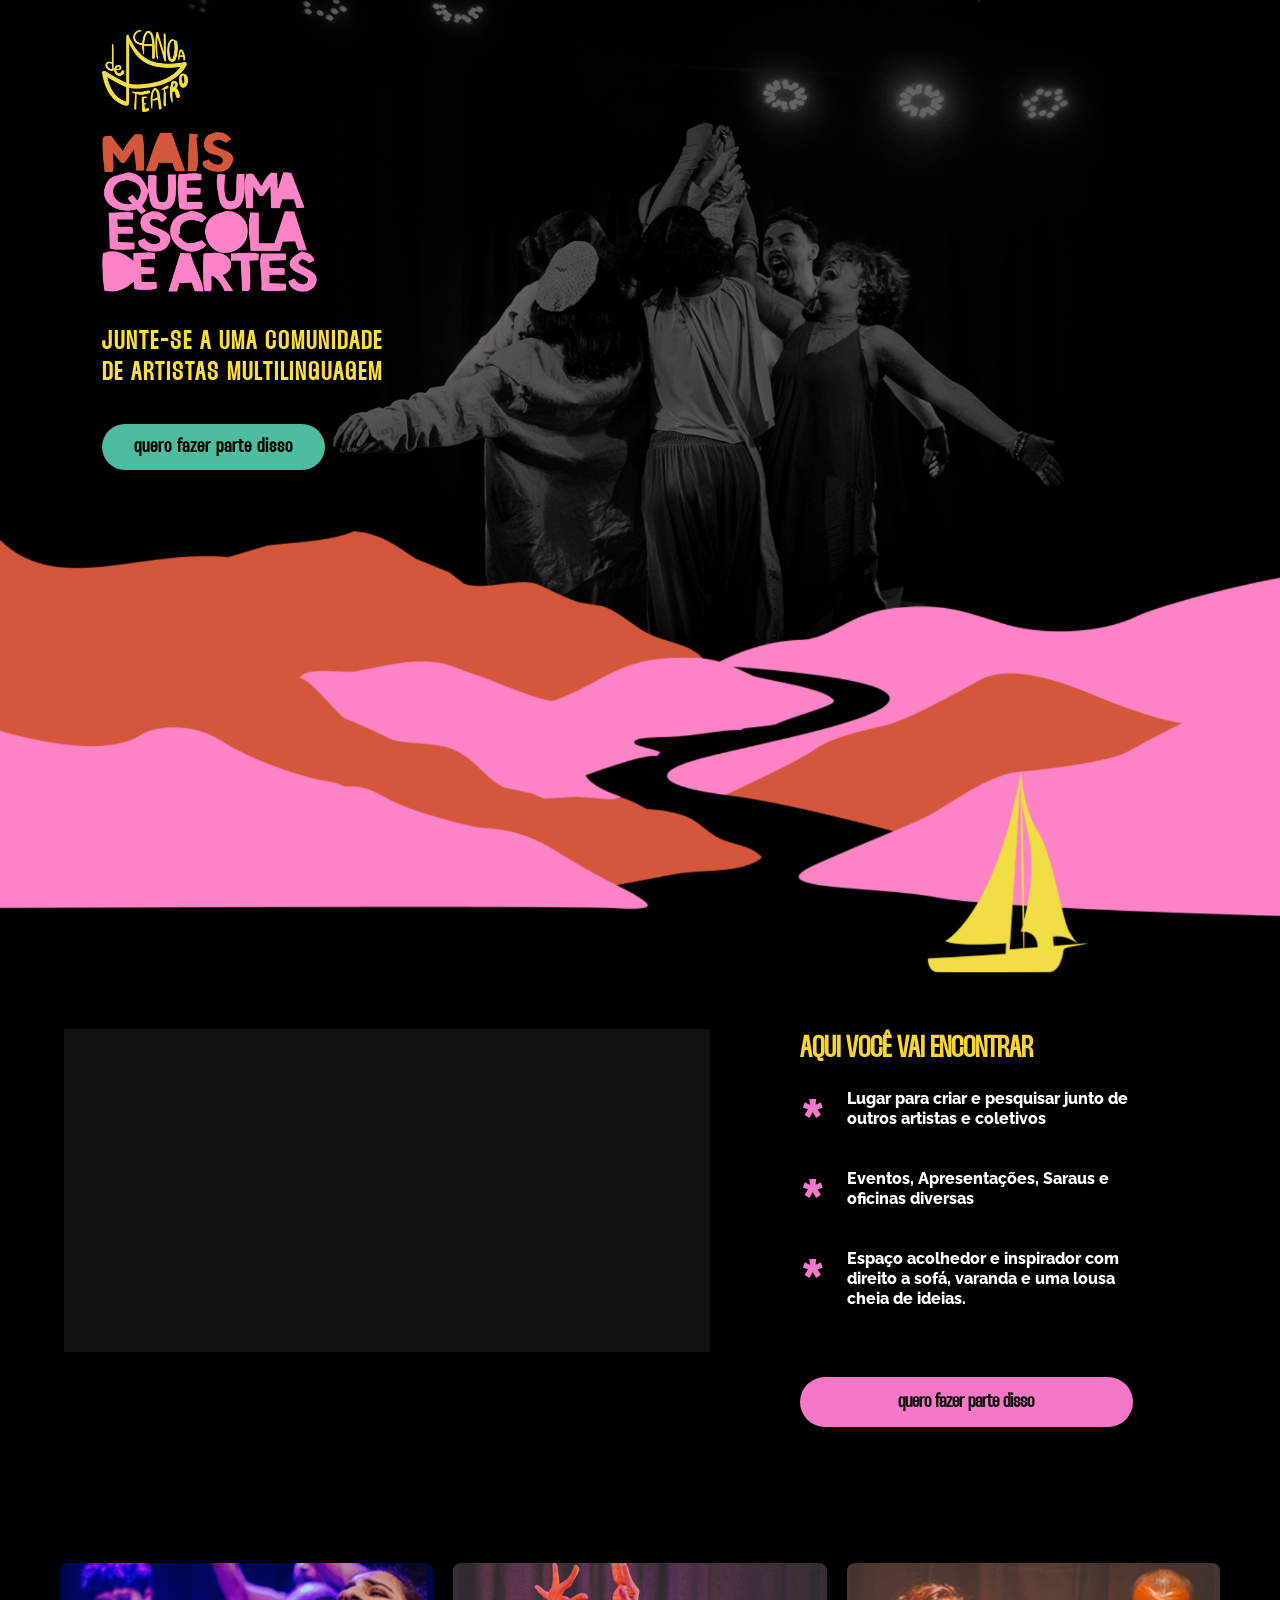
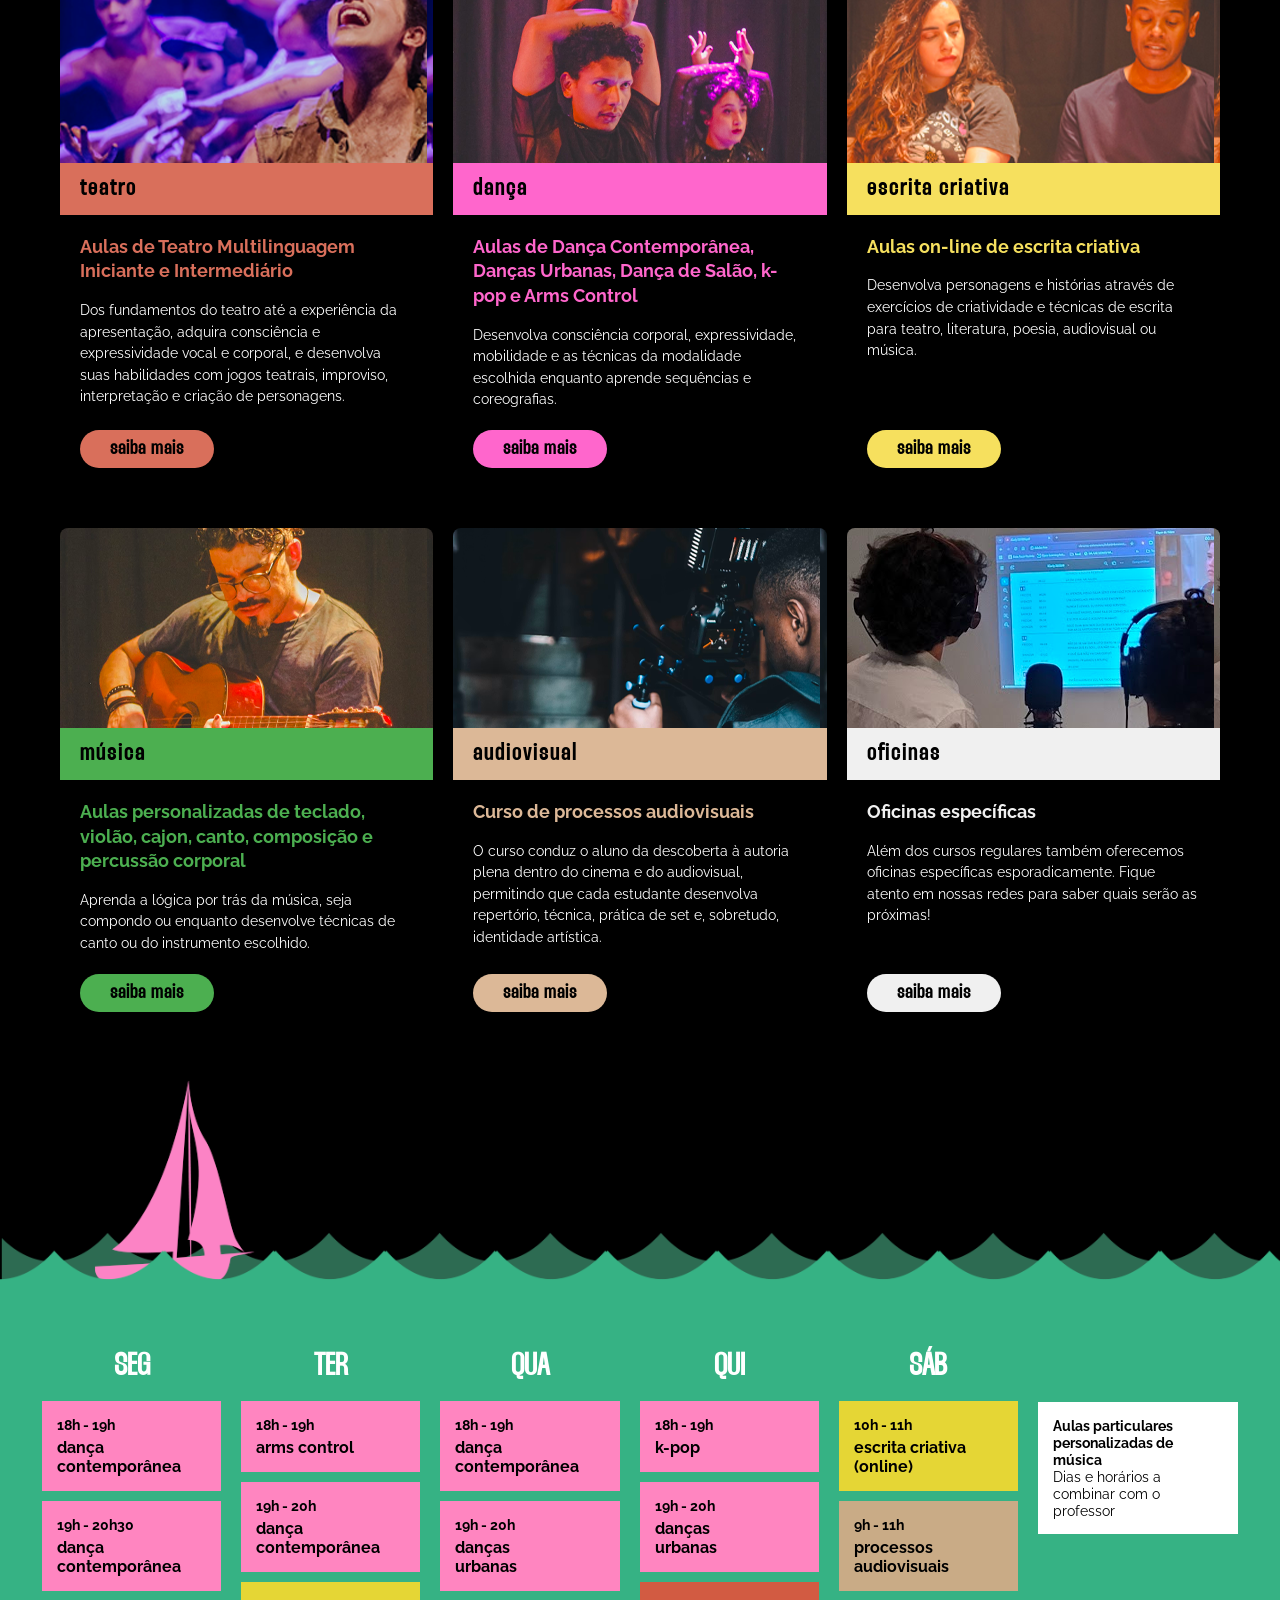
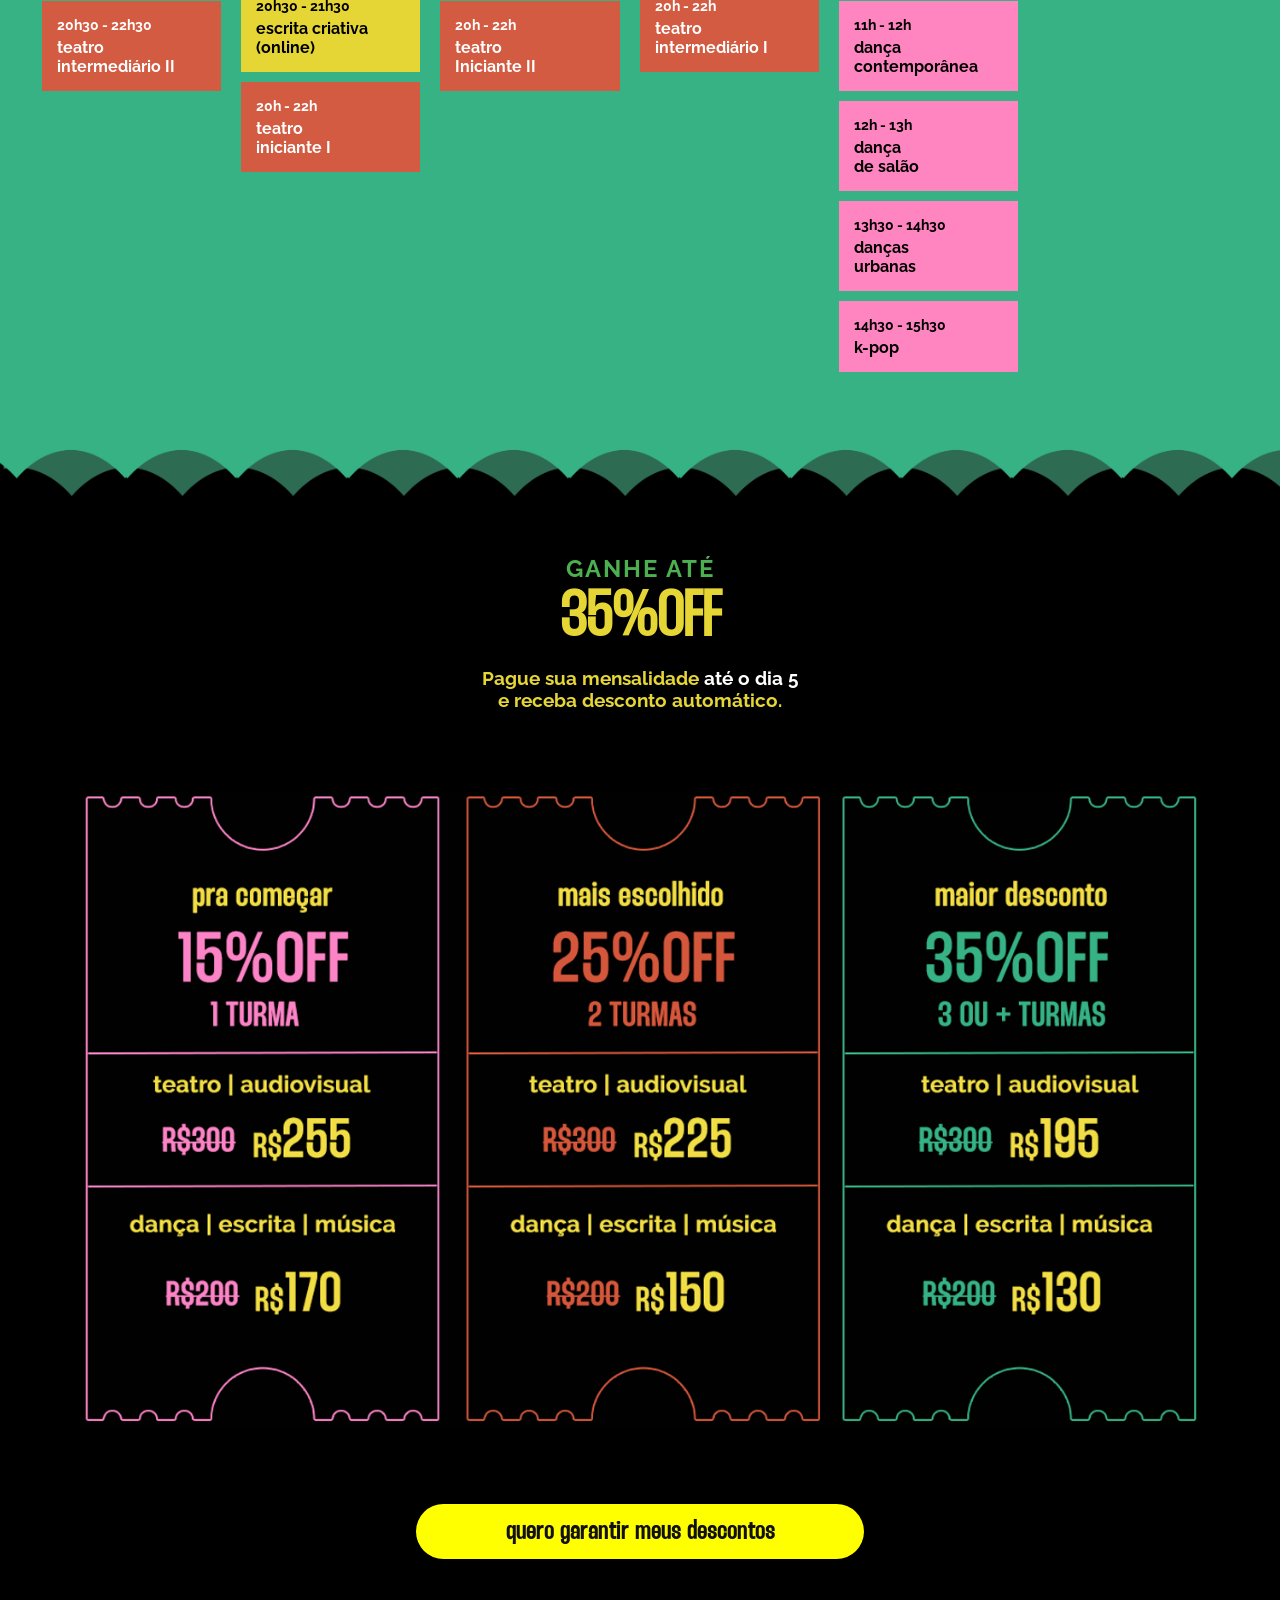
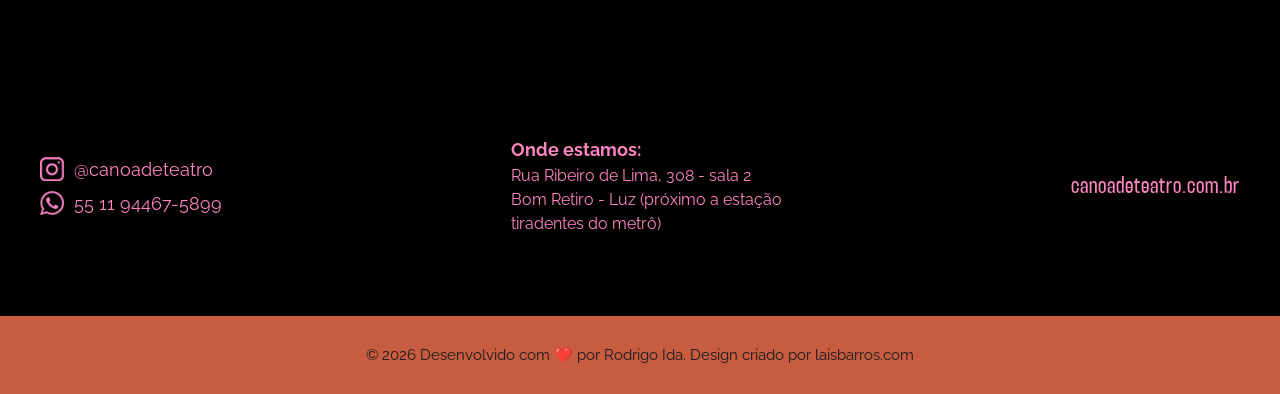
<file: index.html>
<!DOCTYPE html>
<html lang="pt-BR">

<head>

    <meta charset="UTF-8">
    <meta name="viewport" content="width=device-width, initial-scale=1.0">

    <title>Canoa Teatro</title>

    <meta name="description" content="Canoa Teatro">


    <link rel="preconnect" href="https://fonts.googleapis.com">
<link rel="preconnect" href="https://fonts.gstatic.com" crossorigin>
<link href="https://fonts.googleapis.com/css2?family=Raleway:ital,wght@0,100..900;1,100..900&display=swap" rel="stylesheet">

     <link rel="stylesheet" href="css/reset.css">
     <link rel="stylesheet" href="css/styles22.css">
     <link rel="stylesheet" href="css/style-mobile.css">


<!-- Meta Pixel Code -->
<script>
!function(f,b,e,v,n,t,s)
{if(f.fbq)return;n=f.fbq=function(){n.callMethod?
n.callMethod.apply(n,arguments):n.queue.push(arguments)};
if(!f._fbq)f._fbq=n;n.push=n;n.loaded=!0;n.version='2.0';
n.queue=[];t=b.createElement(e);t.async=!0;
t.src=v;s=b.getElementsByTagName(e)[0];
s.parentNode.insertBefore(t,s)}(window, document,'script',
'https://connect.facebook.net/en_US/fbevents.js');
fbq('init', '2363822880630010');
fbq('track', 'PageView');
</script>
<noscript><img height="1" width="1" style="display:none"
src="https://www.facebook.com/tr?id=2363822880630010&ev=PageView&noscript=1"
/></noscript>

<script>
  document.addEventListener('DOMContentLoaded', function () {
    // Pega todos os links/botões que apontam para o WhatsApp
    var whatsappLinks = document.querySelectorAll(
      'a[href*="wa.me"], a[href*="api.whatsapp.com"], a[href*="whatsapp.com/send"], a[href^="whatsapp:"]'
    );
    whatsappLinks.forEach(function (link) {
      link.addEventListener('click', function () {
        if (typeof fbq === 'function') {
          fbq('track', 'Lead');   // dispara o evento Lead no clique do WhatsApp
        }
      });
    });
  });
</script>
<!-- End Meta Pixel Code -->

</head>

<body>


<section class="hero-section">

  <img src="./assets/images/topo1.png" alt="Topo" class="bg-photo-topo" >
  <img src="./assets/images/topo-mobile2.png" alt="Topo" class="bg-photo-topo-mobile" >
    <div class="content-container">
      <img src="./assets/images/logo.png" alt="Logo Canoa Teatro" class="logo-placeholder" ">

      <div class="text-wrapper" ">
        <img src="./assets/images/maisque.png" />
        
        <p class="subtitle">
          JUNTE-SE A UMA COMUNIDADE<br>
          DE ARTISTAS MULTILINGUAGEM
        </p>

        <a href="https://api.whatsapp.com/send/?phone=5511944675899&text=Ol%C3%A1%2C+gostaria+de+saber+mais+sobre+os+cursos%21&type=phone_number&app_absent=0" class="cta-button">quero fazer parte disso</a>
      </div>
    </div>

    <img src="./assets/images/montanhas-e-barco.png" alt="Ondas e Barco" 
    class="bottom-artwork-placeholder" style="display: none">
  </section>

<section class="community">
    <div class="community-container">

        <div class="community-video">
            <iframe
        src="https://www.youtube.com/embed/k1KLPpbXIPQ"
        title="Vídeo"
        allow="accelerometer; autoplay; clipboard-write; encrypted-media; gyroscope; picture-in-picture"
        allowfullscreen>
    </iframe>
        </div>

        <div class="community-content">

            <h2>AQUI VOCÊ VAI ENCONTRAR</h2>

            <div class="community-list">

                <div class="community-item">
                    <div class="icon">*</div>
                    <p>
                        Lugar para criar e pesquisar
                        junto de outros artistas e
                        coletivos
                    </p>
                </div>

                <div class="community-item">
                    <div class="icon">*</div>
                    <p>
                        Eventos, Apresentações, Saraus
                        e oficinas diversas
                    </p>
                </div>

                <div class="community-item">
                    <div class="icon">*</div>
                    <p>
                        Espaço acolhedor e inspirador
                        com direito a sofá, varanda e
                        uma lousa cheia de ideias.
                    </p>
                </div>

            </div>

            <a href="https://api.whatsapp.com/send/?phone=5511944675899&text=Ol%C3%A1%2C+gostaria+de+saber+mais+sobre+os+cursos%21&type=phone_number&app_absent=0" class="community-btn">
                quero fazer parte disso
            </a>

        </div>

    </div>
</section>


<section class="mobile-courses-section">
  
  <h2 class="mobile-courses-title">NOSSOS CURSOS</h2>
  
  <div class="mobile-carousel-dots">
    <span class="dot active"></span>
    <span class="dot"></span>
    <span class="dot"></span>
    <span class="dot"></span>
    <span class="dot"></span>
    <span class="dot"></span>
  </div>

  <div class="mobile-carousel-container">
    
    <div class="mobile-course-card">
      <div class="mobile-course-img course__img-theater"></div>
      <div class="mobile-course-category category-orange">teatro</div>
      <div class="mobile-course-content">
        <h3 class="mobile-course-name title-orange">Aulas de Teatro Multilinguagem Iniciante e Intermediário</h3>
        <p class="mobile-course-desc">Dos fundamentos do teatro até a experiência da apresentação, adquira consciência e expressividade vocal e corporal, e desenvolva suas habilidades com jogos teatrais, improviso, interpretação e criação de personagens.</p>
        <a href="https://api.whatsapp.com/send/?phone=5511944675899&text=Ol%C3%A1%2C+gostaria+de+saber+mais+sobre+os+cursos%21&type=phone_number&app_absent=0" class="mobile-course-btn btn-orange">saiba mais</a>
      </div>
    </div>

    <div class="mobile-course-card">
      <div class="mobile-course-img course__img-dance"></div>
      <div class="mobile-course-category category-pink">dança</div>
      <div class="mobile-course-content">
        <h3 class="mobile-course-name title-pink">Aulas de Dança Contemporânea, Danças Urbanas, Dança de Salão, k-pop e Arms Control</h3>
        <p class="mobile-course-desc">Desenvolva consciência corporal, expressividade, mobilidade e as técnicas da modalidade escolhida enquanto aprende sequências e coreografias.</p>
        <a href="https://api.whatsapp.com/send/?phone=5511944675899&text=Ol%C3%A1%2C+gostaria+de+saber+mais+sobre+os+cursos%21&type=phone_number&app_absent=0" class="mobile-course-btn btn-pink">saiba mais</a>
      </div>
    </div>

    <div class="mobile-course-card">
      <div class="mobile-course-img course__img-writing"></div>
      <div class="mobile-course-category category-yellow">escrita criativa</div>
      <div class="mobile-course-content">
        <h3 class="mobile-course-name title-yellow">Aulas on-line de escrita criativa</h3>
        <p class="mobile-course-desc">Desenvolva personagens e histórias através de exercícios de criatividade e técnicas de escrita para teatro, literatura, poesia, audiovisual ou música.</p>
        <a href="https://api.whatsapp.com/send/?phone=5511944675899&text=Ol%C3%A1%2C+gostaria+de+saber+mais+sobre+os+cursos%21&type=phone_number&app_absent=0" class="mobile-course-btn btn-yellow">saiba mais</a>
      </div>
    </div>

    <div class="mobile-course-card">
      <div class="mobile-course-img course__img-music"></div>
      <div class="mobile-course-category category-green">música</div>
      <div class="mobile-course-content">
        <h3 class="mobile-course-name title-green">Aulas personalizadas de teclado, violão, cajon, canto, composição e percussão corporal</h3>
        <p class="mobile-course-desc">Aprenda a lógica por trás da música, seja compondo ou enquanto desenvolve técnicas de canto ou do instrumento escolhido.</p>
        <a href="https://api.whatsapp.com/send/?phone=5511944675899&text=Ol%C3%A1%2C+gostaria+de+saber+mais+sobre+os+cursos%21&type=phone_number&app_absent=0" class="mobile-course-btn btn-green">saiba mais</a>
      </div>
    </div>

    <div class="mobile-course-card">
      <div class="mobile-course-img course__img-audiovisual"></div>
      <div class="mobile-course-category category-beige">audiovisual</div>
      <div class="mobile-course-content">
        <h3 class="mobile-course-name title-beige">Curso de processos audiovisuais</h3>
        <p class="mobile-course-desc">O curso conduz o aluno da descoberta à autoria plena dentro do cinema e do audiovisual, permitindo que cada estudante desenvolva repertório, técnica, prática de set e, sobretudo, identidade artística.</p>
        <a href="https://api.whatsapp.com/send/?phone=5511944675899&text=Ol%C3%A1%2C+gostaria+de+saber+mais+sobre+os+cursos%21&type=phone_number&app_absent=0" class="mobile-course-btn btn-beige">saiba mais</a>
      </div>
    </div>

    <div class="mobile-course-card">
      <div class="mobile-course-img course__img-oficinas"></div>
      <div class="mobile-course-category category-white">oficinas</div>
      <div class="mobile-course-content">
        <h3 class="mobile-course-name title-white">Oficinas específicas</h3>
        <p class="mobile-course-desc">Além dos cursos regulares também oferecemos oficinas específicas esporadicamente. Fique atento em nossas redes para saber quais serão as próximas!</p>
        <a href="https://api.whatsapp.com/send/?phone=5511944675899&text=Ol%C3%A1%2C+gostaria+de+saber+mais+sobre+os+cursos%21&type=phone_number&app_absent=0" class="mobile-course-btn btn-white">saiba mais</a>
      </div>
    </div>

  </div>
</section>


<div class="courses__container">
  <div class="courses__card courses__card-orange">
    <div class="courses__image-placeholder course__img-theater"></div>
    <div class="courses__category">teatro</div>
    <div class="courses__content">
      <div class="courses__title">Aulas de Teatro Multilinguagem Iniciante e Intermediário</div>
      <div class="courses__description">
        Dos fundamentos do teatro até a experiência da apresentação, adquira consciência e expressividade vocal e corporal, e desenvolva suas habilidades com jogos teatrais, improviso, interpretação e criação de personagens.
      </div>
      <a href="https://api.whatsapp.com/send/?phone=5511944675899&text=Ol%C3%A1%2C+gostaria+de+saber+mais+sobre+os+cursos%21&type=phone_number&app_absent=0" class="courses__button">saiba mais</a>
    </div>
  </div>

  <div class="courses__card courses__card-pink">
    <div class="courses__image-placeholder course__img-dance"></div>
    <div class="courses__category">dança</div>
    <div class="courses__content">
      <div class="courses__title">Aulas de Dança Contemporânea, Danças Urbanas, Dança de Salão, k-pop e Arms Control</div>
      <div class="courses__description">
        Desenvolva consciência corporal, expressividade, mobilidade e as técnicas da modalidade escolhida enquanto aprende sequências e coreografias.
      </div>
      <a href="https://api.whatsapp.com/send/?phone=5511944675899&text=Ol%C3%A1%2C+gostaria+de+saber+mais+sobre+os+cursos%21&type=phone_number&app_absent=0" class="courses__button">saiba mais</a>
    </div>
  </div>

  <div class="courses__card courses__card-yellow">
    <div class="courses__image-placeholder course__img-writing"></div>
    <div class="courses__category">escrita criativa</div>
    <div class="courses__content">
      <div class="courses__title">Aulas on-line de escrita criativa</div>
      <div class="courses__description">
        Desenvolva personagens e histórias através de exercícios de criatividade e técnicas de escrita para teatro, literatura, poesia, audiovisual ou música.
      </div>
      <a href="https://api.whatsapp.com/send/?phone=5511944675899&text=Ol%C3%A1%2C+gostaria+de+saber+mais+sobre+os+cursos%21&type=phone_number&app_absent=0" class="courses__button">saiba mais</a>
    </div>
  </div>
</div>


<div class="courses__container">
  <div class="courses__card courses__card-green">
    <div class="courses__image-placeholder course__img-music"></div>
    <div class="courses__category">música</div>
    <div class="courses__content">
      <div class="courses__title">Aulas personalizadas de teclado, violão, cajon, canto, composição e percussão corporal</div>
      <div class="courses__description">
        Aprenda a lógica por trás da música, seja compondo ou enquanto desenvolve técnicas de canto ou do instrumento escolhido.
      </div>
      <a href="https://api.whatsapp.com/send/?phone=5511944675899&text=Ol%C3%A1%2C+gostaria+de+saber+mais+sobre+os+cursos%21&type=phone_number&app_absent=0" class="courses__button">saiba mais</a>
    </div>
  </div>

  <div class="courses__card courses__card-beige">
    <div class="courses__image-placeholder course__img-audiovisual"></div>
    <div class="courses__category">audiovisual</div>
    <div class="courses__content">
      <div class="courses__title">Curso de processos audiovisuais</div>
      <div class="courses__description">
        O curso conduz o aluno da descoberta à autoria plena dentro do cinema e do audiovisual, permitindo que cada estudante desenvolva repertório, técnica, prática de set e, sobretudo, identidade artística.
      </div>
      <a href="https://api.whatsapp.com/send/?phone=5511944675899&text=Ol%C3%A1%2C+gostaria+de+saber+mais+sobre+os+cursos%21&type=phone_number&app_absent=0" class="courses__button">saiba mais</a>
    </div>
  </div>

  <div class="courses__card courses__card-white">
    <div class="courses__image-placeholder course__img-oficinas"></div>
    <div class="courses__category">oficinas</div>
    <div class="courses__content">
      <div class="courses__title">Oficinas específicas</div>
      <div class="courses__description">
        Além dos cursos regulares também oferecemos oficinas específicas esporadicamente. Fique atento em nossas redes para saber quais serão as próximas!
      </div>
      <a href="https://api.whatsapp.com/send/?phone=5511944675899&text=Ol%C3%A1%2C+gostaria+de+saber+mais+sobre+os+cursos%21&type=phone_number&app_absent=0" class="courses__button">saiba mais</a>
    </div>
  </div>
</div>







<div class="courses__schedule-wrapper">
  <img src="./assets/images/cronograma-topo.png" alt="Ondas Verdes" class="courses__schedule-bg2">
  <div class="courses__schedule-container">

  <div class="courses__day-column">
    <div class="courses__day-header">SEG</div>
    <div class="courses__schedule-card courses__bg-pink">
      <div class="courses__schedule-time">18h - 19h</div>
      dança<br>contemporânea
    </div>
    <div class="courses__schedule-card courses__bg-pink">
      <div class="courses__schedule-time">19h - 20h30</div>
      dança<br>contemporânea
    </div>
    <div class="courses__schedule-card courses__bg-orange">
      <div class="courses__schedule-time">20h30 - 22h30</div>
      teatro<br> intermediário II
    </div>
  </div>

  <div class="courses__day-column">
    <div class="courses__day-header">TER</div>
    <div class="courses__schedule-card courses__bg-pink">
      <div class="courses__schedule-time">18h - 19h</div>
      arms control
    </div>
    <div class="courses__schedule-card courses__bg-pink">
      <div class="courses__schedule-time">19h - 20h</div>
      dança<br>contemporânea
    </div>
      <div class="courses__schedule-card courses__bg-yellow">
      <div class="courses__schedule-time">20h30 - 21h30</div>
      escrita criativa<br>(online)
    </div>
    <div class="courses__schedule-card courses__bg-orange">
      <div class="courses__schedule-time">20h - 22h</div>
      teatro<br>iniciante I
    </div>
  </div>

  <div class="courses__day-column">
    <div class="courses__day-header">QUA</div>
    <div class="courses__schedule-card courses__bg-pink">
      <div class="courses__schedule-time">18h - 19h</div>
      dança<br>contemporânea
    </div>
    <div class="courses__schedule-card courses__bg-pink">
      <div class="courses__schedule-time">19h - 20h</div>
      danças<br>urbanas
    </div>
    <div class="courses__schedule-card courses__bg-orange">
      <div class="courses__schedule-time">20h - 22h</div>
      teatro<br>Iniciante II
    </div>
  </div>

  <div class="courses__day-column">
    <div class="courses__day-header">QUI</div>
    <div class="courses__schedule-card courses__bg-pink">
      <div class="courses__schedule-time">18h - 19h</div>
      k-pop
    </div>
    <div class="courses__schedule-card courses__bg-pink">
      <div class="courses__schedule-time">19h - 20h</div>
      danças<br>urbanas
    </div>
    <div class="courses__schedule-card courses__bg-orange">
      <div class="courses__schedule-time">20h - 22h</div>
      teatro<br>intermediário I
    </div>
  </div>

  <div class="courses__day-column">
    <div class="courses__day-header">SÁB</div>
    <div class="courses__schedule-card courses__bg-yellow">
      <div class="courses__schedule-time">10h - 11h</div>
      escrita criativa<br>(online)
    </div>
    <div class="courses__schedule-card courses__bg-beige">
      <div class="courses__schedule-time">9h - 11h</div>
      processos<br>audiovisuais
    </div>
    <div class="courses__schedule-card courses__bg-pink">
      <div class="courses__schedule-time">11h - 12h</div>
      dança<br>contemporânea
    </div>
    <div class="courses__schedule-card courses__bg-pink">
      <div class="courses__schedule-time">12h - 13h</div>
      dança<br>de salão
    </div>
    <div class="courses__schedule-card courses__bg-pink">
      <div class="courses__schedule-time">13h30 - 14h30</div>
      danças<br>urbanas
    </div>
    <div class="courses__schedule-card courses__bg-pink">
      <div class="courses__schedule-time">14h30 - 15h30</div>
      k-pop
    </div>
  </div>

  <div class="courses__side-note">
    Aulas particulares personalizadas de música<br>
    <span style="font-weight: normal;">Dias e horários a combinar com o professor</span>
  </div>
  </div>
  <img src="./assets/images/cronograma-fundo.png" alt="Ondas Verdes" class="courses__schedule-bg2">
</div>

<section class="mobile-schedule-section">
  
  <div class="mobile-schedule-header">
    <img src="./assets/images/cronograma-topo.png" alt="Ondas Verdes" class="mobile-schedule-bg-top">
  </div>

  <div class="mobile-schedule-content">
    
    <div class="mobile-carousel-dots">
      <span class="dot active"></span>
      <span class="dot"></span>
      <span class="dot"></span>
      <span class="dot"></span>
      <span class="dot"></span>
    </div>

    <div class="mobile-carousel-container">
      
      <div class="mobile-schedule-slide">
        <h3 class="mobile-day-header">SEG</h3>
        <div class="courses__schedule-card courses__bg-pink">
          <div class="courses__schedule-time">18h - 19h</div>dança<br>contemporânea
        </div>
        <div class="courses__schedule-card courses__bg-pink">
          <div class="courses__schedule-time">19h - 20h30</div>dança<br>contemporânea
        </div>
        <div class="courses__schedule-card courses__bg-orange">
          <div class="courses__schedule-time">20h30 - 22h30</div>teatro<br>Intermediário II
        </div>
      </div>

      <div class="mobile-schedule-slide">
        <h3 class="mobile-day-header">TER</h3>
        <div class="courses__schedule-card courses__bg-pink">
          <div class="courses__schedule-time">18h - 19h</div>arms control
        </div>
        <div class="courses__schedule-card courses__bg-pink">
          <div class="courses__schedule-time">19h - 20h</div>dança<br>contemporânea
        </div>
        <div class="courses__schedule-card courses__bg-yellow">
          <div class="courses__schedule-time">20h30 - 21h30</div>escrita criativa<br>(online)
        </div>
        <div class="courses__schedule-card courses__bg-orange">
          <div class="courses__schedule-time">20h - 22h</div>teatro<br>iniciante I
        </div>
      </div>

      <div class="mobile-schedule-slide">
        <h3 class="mobile-day-header">QUA</h3>
        <div class="courses__schedule-card courses__bg-pink">
          <div class="courses__schedule-time">18h - 19h</div>dança<br>contemporânea
        </div>
        <div class="courses__schedule-card courses__bg-pink">
          <div class="courses__schedule-time">19h - 20h</div>danças<br>urbanas
        </div>
        <div class="courses__schedule-card courses__bg-orange">
          <div class="courses__schedule-time">20h - 22h</div>teatro<br>Iniciante II
        </div>
      </div>

      <div class="mobile-schedule-slide">
        <h3 class="mobile-day-header">QUI</h3>
        <div class="courses__schedule-card courses__bg-pink">
          <div class="courses__schedule-time">18h - 19h</div>k-pop
        </div>
        <div class="courses__schedule-card courses__bg-pink">
          <div class="courses__schedule-time">19h - 20h</div>danças<br>urbanas
        </div>
        <div class="courses__schedule-card courses__bg-orange">
          <div class="courses__schedule-time">20h - 22h</div>teatro<br>Intermediário I
        </div>
      </div>

      <div class="mobile-schedule-slide">
        <h3 class="mobile-day-header">SÁB</h3>
        
        <div class="mobile-sab-grid">
          <div class="mobile-sab-cards">
            <div class="courses__schedule-card courses__bg-yellow">
              <div class="courses__schedule-time">10h - 11h</div>escrita criativa<br>(online)
            </div>
            <div class="courses__schedule-card courses__bg-beige">
              <div class="courses__schedule-time">9h - 11h</div>processos<br>audiovisuais
            </div>
            <div class="courses__schedule-card courses__bg-pink">
              <div class="courses__schedule-time">11h - 12h</div>dança<br>contemporânea
            </div>
            <div class="courses__schedule-card courses__bg-pink">
              <div class="courses__schedule-time">12h - 13h</div>dança<br>de salão
            </div>
            <div class="courses__schedule-card courses__bg-pink">
              <div class="courses__schedule-time">13h30 - 14h30</div>danças<br>urbanas
            </div>
            <div class="courses__schedule-card courses__bg-pink">
              <div class="courses__schedule-time">14h30 - 15h30</div>k-pop
            </div>
          </div>
          
          <div class="courses__side-note mobile-side-note">
            Aulas particulares personalizadas de música<br>
            <span style="font-weight: normal; font-size: 0.8rem; display: block; margin-top: 8px;">Dias e horários a combinar com o professor</span>
          </div>
        </div>
      </div>

    </div>
  </div>

  <img src="./assets/images/cronograma-fundo.png" alt="Ondas Verdes" class="mobile-schedule-bg-bottom">
</section>

<section class="courses__prices">

  
  <div class="courses__discount-banner">
    <div class="courses__discount-title">GANHE ATÉ</div>
    <div class="courses__discount-amount">35%OFF</div>
    <div class="courses__discount-text">
      Pague sua mensalidade <span>até o dia 5</span><br>e receba desconto automático.
  </div>
</div>


<div class="courses__prices">
  <img src="./assets/images/prices.png" alt="Imagem de preços" class="courses__prices-image">
  <a href="https://api.whatsapp.com/send/?phone=5511944675899&text=Ol%C3%A1%2C+gostaria+de+saber+mais+sobre+os+cursos%21&type=phone_number&app_absent=0" class="courses__cta-button">quero garantir meus descontos</a>
  
</div>

</section>

<div class="courses__contact-section" style="display: none;">
  <h2 class="courses__contact-title">fale com a gente</h2>
  <form class="courses__contact-form">
    <input type="text" class="courses__contact-input" placeholder="nome">
    <input type="tel" class="courses__contact-input" placeholder="whatsapp">
    <input type="email" class="courses__contact-input" placeholder="e-mail">
    <div class="courses__select-wrapper">
      <select class="courses__contact-input courses__contact-select">
        <option value="" disabled selected>modalidades</option>
        <option value="teatro">Teatro</option>
        <option value="danca">Dança</option>
        <option value="escrita">Escrita Criativa</option>
        <option value="musica">Música</option>
        <option value="audiovisual">Audiovisual</option>
      </select>
    </div>
    <button type="submit" class="courses__contact-submit">quero me inscrever</button>
  </form>
</div>


<footer class="footer__container">
  <div class="footer__content">
    <div class="footer__social">
      <div class="footer__social-item">
        <img src="./assets/images/insta.png" alt="Instagram" class="footer__icon">
        <span>@canoadeteatro</span>
      </div>
      <div class="footer__social-item">
        <img src="./assets/images/wpp.png" alt="WhatsApp" class="footer__icon">
        <span>55 11 94467-5899</span>
      </div>
    </div>

    <div class="footer__address">
      <strong>Onde estamos:</strong><br>
      Rua Ribeiro de Lima, 308 - sala 2<br>
      Bom Retiro - Luz (próximo a estação<br>
      tiradentes do metrô)
    </div>

    <div class="footer__website">
      <a href="https://canoadeteatro.com.br" target="_blank" rel="noopener noreferrer">canoadeteatro.com.br</a> 
    </div>
  </div>

</footer>
<div class="site-footer-authorship">
  <div class="site-footer-authorship">
    <p>&copy; 2026 Desenvolvido com ❤️ por Rodrigo Ida. Design criado por laisbarros.com</p>
  </div>
</div>

<script>
  document.addEventListener('DOMContentLoaded', () => {
    
    // Seleciona todos os containers de carrossel na página (Cursos e Cronograma)
    const carousels = document.querySelectorAll('.mobile-carousel-container');

    carousels.forEach(carousel => {
        // Encontra os cards/slides de dentro deste carrossel específico
        const cards = carousel.querySelectorAll('.mobile-course-card, .mobile-schedule-slide');
        
        // Encontra as bolinhas (dots) que pertencem à mesma seção deste carrossel
        const parentSection = carousel.parentElement;
        const dots = parentSection.querySelectorAll('.mobile-carousel-dots .dot');

        // Se não encontrar os elementos, ignora e vai para o próximo
        if (cards.length === 0 || dots.length === 0) return;

        // Configuração do "Observador"
        const observerOptions = {
            root: carousel, // O scroll que estamos observando é o do próprio carrossel
            rootMargin: '0px',
            threshold: 0.6 // Dispara a ação quando 60% do card estiver visível na tela
        };

        const observer = new IntersectionObserver((entries) => {
            entries.forEach(entry => {
                // Se o card está visível (cruzou o threshold de 60%)
                if (entry.isIntersecting) {
                    
                    // Descobre qual é a posição (índice) deste card na lista
                    const index = Array.from(cards).indexOf(entry.target);
                    
                    // Remove a classe 'active' de todas as bolinhas desta seção
                    dots.forEach(dot => dot.classList.remove('active'));
                    
                    // Adiciona a classe 'active' apenas na bolinha correspondente ao card
                    if (dots[index]) {
                        dots[index].classList.add('active');
                    }
                }
            });
        }, observerOptions);

        // Manda o observador ficar de olho em cada um dos cards
        cards.forEach(card => observer.observe(card));
    });
});
</script>

</body>
</html>
</file>
<file: css/styles22.css>
@font-face {
    font-family: 'Raleway';
    /* Caminho apontando para a pasta 'static' conforme sua árvore */
    src: url('./fonts/Raleway/static/Raleway-Regular.ttf') format('truetype');
    font-weight: 400;
    font-style: normal;
}

@font-face {
    font-family: 'Thunder';
    src: 
         /* 1ª tentativa: WOFF2 (Mais rápido) */
         url('fonts/THUNDER/Fonts/Web-TT/Thunder-LC.woff2') format('woff2'),
         
         /* 2ª tentativa: WOFF padrão */
         url('fonts/THUNDER/Fonts/Web-TT/Thunder-LC.woff') format('woff'),
         
         /* 3ª tentativa: TTF (Garantia extra) */
         url('fonts/THUNDER/Fonts/Web-TT/Thunder-LC.ttf') format('truetype');
         
    font-weight: normal;
    font-style: normal;
}

/* Aplicando a fonte nos links */
a {
    font-family: 'Thunder', sans-serif;
}



*{
    margin:0;
    padding:0;
    box-sizing:border-box;
}

body{
    background:#000;
    overflow-x:hidden;
    font-family: 'Raleway', sans-serif;

}

a {
    font-family: 'Thunder', sans-serif;
}



.hero-section {
  position: relative;
  width: 100%;
  /* min-height: 100vh; */
  background-color: #000000;
  /* overflow: hidden; */
  display: flex;
  flex-direction: column;
    /* background-image: url('../assets/images/topo1.png');
  background-size: contain;
  background-position: center;
  background-repeat: no-repeat; */
}

.bg-photo-topo {
  position: relative;
  top: 0;
  right: 0;
  width: 100%;
  height: auto;
  z-index: 1;
  margin-bottom: 40px;
}

@media (min-width: 1024px) {
  .bg-photo-topo-mobile {
    display: none;
  }
}

.content-container {
  position: absolute;
  z-index: 2;
  padding: 30px 8% 40px 8%;
  display: flex;
  flex-direction: column;
  /* flex-grow: 1; */
  /* background-image: url('../assets/images/topo1.png');
  background-size: contain;
  background-position: center;
  background-repeat: no-repeat; */
  /* height: 130vh; */
  width: 100%;
}

.logo-placeholder {
  width: 8%;
  height: auto;
  margin-bottom: 20px;
  object-fit: contain;
}

.text-wrapper {
  /* max-width: 700px; */
  width: 100%;
  position: relative;
  z-index: 3;
}

.text-wrapper img {
    width: 25%;
}

@media (max-width: 1300px) {
  .text-wrapper img {
    width: 20%;
  }
}

.main-title {
  font-size: clamp(3.5rem, 6.5vw, 6.5rem);
  line-height: 0.85;
  text-transform: uppercase;
  letter-spacing: -3px;
  margin-bottom: 30px;
}

.color-orange {
  color: #EE6A4E;
}

.color-pink {
  color: #FF6FCC;
}

.subtitle {
  color: #FADE3E;
  font-weight: 900;
  font-size: 20px;
  line-height: 1.2;
  margin-bottom: 35px;
  margin-top: 35px;
  text-transform: uppercase;
  letter-spacing: 0;
  font-family: 'Thunder', 'sans-serif';
  font-size: 26px;
  letter-spacing: 2px;
}

@media (max-width: 1023px) {
  .subtitle  {
    font-size: 16px;
  }
}

@media (min-width: 2000px) {
  .subtitle  {
    font-size: 40px;
    letter-spacing: 2px;
  }
}

.cta-button {
  display: inline-block;
  background-color: #4EBCA1;
  color: #000000;
  text-decoration: none;
  font-weight: bold;
  font-size: 1.1rem;
  padding: 14px 32px;
  border-radius: 50px;
  text-transform: lowercase;
  transition: transform 0.2s ease;

  font-size: 20px;
  letter-spacing: 1px;
}

@media (min-width: 1700px) {
  .cta-button  {
    font-size: 28px;
  }
}

@media (min-width: 2000px) {
  .cta-button  {
    font-size: 40px;
  }
}

.cta-button:hover {
  transform: scale(1.05);
}

.bottom-artwork-placeholder {
  position: relative;
  width: 100%;
  height: auto;
  z-index: 3;
  display: block;
  /* margin-top: auto;
  object-fit: cover;
  object-position: bottom; */
  top: -130px
}

@media (max-width: 1024px) {
  .bg-photo-placeholder {
    width: 70%;
  }
}

@media (max-width: 768px) {
  .bg-photo-placeholder {
    width: 90%;
    opacity: 0.3;
  }

  .content-container {
    padding: 40px 5% 20px 5%;
  }
}






.community{
    background:#000;
    padding-bottom:110px;
}

.community-container{
    width:min(1180px,90%);
    margin:0 auto;
    display:grid;
    grid-template-columns:1.55fr 1fr;
    gap:90px;
    align-items:center;
}

.community-video{
    position:relative;
    width:100%;
    aspect-ratio:16/10;
    overflow:hidden;
    background:#111;
    align-self: start;
    height: 100%;
}

@media (max-width:1300px){
    .community-video{
        height: 80%;
    }
}

.community-video iframe{
    width:100%;
    height:100%;
    border:0;
    display:block;
}

.community-content{
    max-width: 80%;
}

.community-content h2{
    color:#F8D533;
    font-size:30px;
    font-weight:900;
    text-transform:uppercase;
    line-height:1;
    margin-bottom:25px;
    font-family: 'Thunder', sans-serif;
}

.community-list{
    display:flex;
    flex-direction:column;
    gap:10px;
}

.community-item{
    display:flex;
    align-items:flex-start;
    gap:22px;
}

.community-item .icon{
    color:#F578C8;
    font-size:70px;
    font-weight:900;
    line-height:1;
    flex-shrink:0;
}

.community-item p{
    color:#fff;
    font-size:16px;
    line-height:1.25;
    font-weight:800;
}

.community-btn {
    margin-top: 58px;
    display: inline-flex;
    justify-content: center;
    align-items: center;
    width: 100%;
    min-width: 300px;
    height: 50px;
    background: #F578C8;
    border-radius: 999px;
    text-decoration: none;
    color: #111;
    font-size: 20px;
    font-weight: 900;
    transition: .25s;
}

.community-btn:hover{
    transform:translateY(-3px);
}

@media (max-width:1000px){

    .community{
        padding:70px 0;
    }

    .community-container{
        grid-template-columns:1fr;
        gap:60px;
    }

    .community-content h2{
        /* font-size:2.6rem; */
    }

    .community-item p{
        font-size:1.35rem;
    }

    .community-btn{
        width:100%;
        font-size:1.5rem;
    }

}


.courses__container {
    display: flex;
    gap: 20px;
    max-width: 1200px;
    width: 100%;
    padding: 20px;
    box-sizing: border-box;
    color: #fff;
    margin-top: 10px;
    margin: auto;
  }

  .courses__card {
    display: flex;
    flex-direction: column;
    flex: 1;
    background-color: black;
    border-radius: 8px;
    overflow: hidden;
  }

  .courses__image-placeholder {
    width: 100%;
    height: 200px; 
    display: flex;
    justify-content: center;
    align-items: center;
    color: #888;
    font-weight: bold;
    font-size: 1.2rem;
  }

  .course__img-theater {
    background-image: url('../assets/images/1.png');
  }

  .course__img-dance {
    background-image: url('../assets/images/2.png');
  }

  .course__img-writing {
    background-image: url('../assets/images/3.png');
  }

  .course__img-music {
    background-image: url('../assets/images/4.png');
  }

  .course__img-audiovisual {
    background-image: url('../assets/images/5.png');
  }

  .course__img-oficinas {
    background-image: url('../assets/images/6.png');
  }

  .courses__category {
    padding: 15px 20px;
    font-family: 'Thunder', sans-serif;
    font-size: 24px;
    letter-spacing: 2px;
    font-weight: bolder;
  }

  .courses__content {
    padding: 20px;
    flex-grow: 1; 
    display: flex;
    flex-direction: column;
  }

  .courses__title {
    font-weight: bold;
    margin-bottom: 15px;
    font-size: 1.1rem;
    line-height: 1.4;
  }

  .courses__description {
    font-size: 0.9rem;
    line-height: 1.5;
    flex-grow: 1; 
  }

  .courses__button {
    display: inline-block;
    padding: 10px 30px;
    border-radius: 20px;
    text-decoration: none;
    font-weight: bold;
    text-align: center;
    margin-top: 20px;
    align-self: flex-start; 
    font-size: 20px;
    letter-spacing: 1px;
  }

  .courses__card-orange .courses__category { background-color: #d96f5b; color: #000; }
  .courses__card-orange .courses__title { color: #d96f5b; }
  .courses__card-orange .courses__button { background-color: #d96f5b; color: #000; }

  .courses__card-pink .courses__category { background-color: #ff66cc; color: #000; }
  .courses__card-pink .courses__title { color: #ff66cc; }
  .courses__card-pink .courses__button { background-color: #ff66cc; color: #000; }

  .courses__card-yellow .courses__category { background-color: #f6e05e; color: #000; }
  .courses__card-yellow .courses__title { color: #f6e05e; }
  .courses__card-yellow .courses__button { background-color: #f6e05e; color: #000; }

.courses__card-green .courses__category { background-color: #4CAF50; color: #000; }
.courses__card-green .courses__title { color: #4CAF50; }
.courses__card-green .courses__button { background-color: #4CAF50; color: #000; }

.courses__card-beige .courses__category { background-color: #dcb897; color: #000; }
.courses__card-beige .courses__title { color: #dcb897; }
.courses__card-beige .courses__button { background-color: #dcb897; color: #000; }

.courses__card-white .courses__category { background-color: #f0f0f0; color: #000; }
.courses__card-white .courses__title { color: #f0f0f0; }
.courses__card-white .courses__button { background-color: #f0f0f0; color: #000; }






.courses__schedule-wrapper {

    margin-top: 30px;

}


.courses__schedule-container {
    display: flex;
    justify-content: center;
    gap: 20px;
    flex-wrap: wrap;
    margin: 0;
    padding: 50px 0 50px 0;
    box-sizing: border-box;
    /* background-image: url('../assets/images/ondas-verdes.png'); */
    background-repeat: no-repeat;
    background-size: cover;
    min-height: fit-content;
    background-color: #36B284; 
}

.courses__schedule-bg2 {
  width: 100%;
  margin-top: -2px;
  margin-bottom: -2px;
}


  .courses__day-column {
    display: flex;
    flex-direction: column;
    align-items: center;
    gap: 10px;
    min-width: 140px;
    width: 14%;
  }


  .courses__day-header {
    color: white;
    font-size: 2rem;
    font-weight: bold;
    text-transform: uppercase;
    margin-bottom: 10px;
    font-family: 'Thunder', sans-serif;
  }

  .courses__schedule-card {
    width: 100%;
    padding: 15px;
    box-sizing: border-box;
    color: black;
    text-align: left;
    font-weight: bold;
    font-size: 1rem;
  }

  .courses__schedule-time {
    font-size: 0.9rem;
    margin-bottom: 5px;
  }

  .courses__bg-pink { background-color: #ff85c0; }
  .courses__bg-orange { background-color: #d25b42; color: white; }
  .courses__bg-yellow { background-color: #e5d635; }
  .courses__bg-beige { background-color: #c9ab86; }
  .courses__bg-white { background-color: white; }

  /* Specific styles for the side note */
  .courses__side-note {
    width: 200px;
    background-color: white;
    padding: 15px;
    box-sizing: border-box;
    font-weight: bold;
    font-size: 0.9rem;
    align-self: flex-start;
    margin-top: 50px; /* Align with the first row of cards */
  }



.courses__prices {
    display: flex;
    flex-direction: column;
    align-items: center;
    gap: 20px;
    max-width: 1200px;
    margin: 0 auto;
    padding: 20px;
    box-sizing: border-box;
  }


  .courses__discount-banner {
    text-align: center;
    padding: 40px 20px;
    color: white;
  }

  .courses__discount-title {
    color: #4CAF50; /* Green color matching the image */
    font-size: 1.5rem;
    font-weight: bold;
    text-transform: uppercase;
    margin-bottom: 5px;
    letter-spacing: 2px;
  }

  .courses__discount-amount {
    color: #e5d635; /* Yellow color matching the image */
    font-size: 4rem;
    font-weight: 900; /* Extra bold */
    line-height: 1;
    margin: 0;
    font-family: 'Thunder', sans-serif;
  }


  .courses__discount-text {
    color: #e5d635; /* Yellow text for the conditions */
    font-size: 1.2rem;
    font-weight: bold;
    margin-top: 15px;
  }

  .courses__discount-text span {
    color: white; /* White text for "até o dia 5" */
  }

  .courses__cta-button {    
    margin-top: 58px;
    margin-bottom: 58px;
    display: inline-flex;
    justify-content: center;
    align-items: center;
    width: 40%;
    height: 55px;
    background: yellow;
    border-radius: 999px;
    text-decoration: none;
    color: #111;
    font-weight: 900;
    transition: .25s;

    font-size: 26px;
    letter-spacing: 1px;
}

  /* courses_contact.css */

.courses__contact-section {
  background-color: #c75c40; /* Orange background */
  padding: 80px 20px;
  display: flex;
  flex-direction: column;
  align-items: center;
}

.courses__contact-title {
  color: #ff85c0; /* Pink title color */
  font-size: 2.5rem;
  font-weight: bold;
  margin-bottom: 30px;
  text-align: center;
  font-family: 'Thunder', sans-serif;
}

.courses__contact-form {
  display: flex;
  flex-direction: column;
  gap: 15px;
  width: 100%;
  max-width: 400px;
}

.courses__contact-input {
  width: 100%;
  padding: 15px;
  border: none;
  border-radius: 4px;
  background-color: #f0f0f0; /* Light grey background for inputs */
  color: #c75c40; /* Orange text color matching background */
  font-size: 1rem;
  font-weight: bold;
  box-sizing: border-box;
}

.courses__contact-input::placeholder {
  color: #c75c40; /* Orange placeholder text */
  opacity: 1; /* Override default opacity */
}

.courses__select-wrapper {
  position: relative;
}

.courses__contact-select {
  appearance: none; /* Remove default styling */
  -webkit-appearance: none;
  -moz-appearance: none;
  cursor: pointer;
}

/* Custom dropdown arrow */
.courses__select-wrapper::after {
  content: '\25BC'; /* Downward triangle */
  position: absolute;
  top: 50%;
  right: 15px;
  transform: translateY(-50%);
  color: #ff85c0; /* Pink color for the arrow */
  pointer-events: none; /* Ensure clicks pass through to the select element */
}

.courses__contact-submit {
  background-color: #ff85c0; /* Pink button */
  color: #000; /* Black text */
  border: none;
  border-radius: 25px;
  padding: 15px 30px;
  font-size: 1.2rem;
  font-weight: bold;
  cursor: pointer;
  margin-top: 10px;
  align-self: center; /* Center the button */
  transition: background-color 0.3s ease;
}

.courses__contact-submit:hover {
  background-color: #ff66aa; /* Slightly darker pink on hover */
}


/* footer.css */

.footer__container {
  background-color: #000;
  color: #ff85c0; /* Pink color matching the text */
  padding: 80px 20px;
}

.footer__content {
  display: flex;
  justify-content: space-between; /* Distribute items evenly */
  align-items: center; /* Center items vertically */
  max-width: 1200px;
  margin: 0 auto;
}

.footer__social {
  display: flex;
  flex-direction: column;
  gap: 10px;
}

.footer__social-item {
  display: flex;
  align-items: center;
  gap: 10px;
  font-size: 1.1rem;
}

.footer__icon {
  width: 24px;
  height: 24px;
  /* You can replace these with actual SVG icons or font icons like FontAwesome */
}

.footer__address {
  text-align: left;
  font-size: 1rem;
  line-height: 1.5;
}

.footer__address strong {
  font-size: 1.1rem;
}

.footer__website {
  font-size: 1.2rem;
  font-weight: bold;
}
.footer__website a {

    font-size: 23px;
    letter-spacing: 1px;
    font-weight: 400;
}

/* Responsive adjustments (optional) */
@media (max-width: 768px) {
  .footer__content {
    flex-direction: column;
    align-items: flex-start;
    gap: 30px;
  }
}

.site-footer-authorship {
  width: 100%;
  background-color: #C75C40;
  padding: 15px 15px;
  display: flex;
  justify-content: center;
  align-items: center;
}

.site-footer-authorship p {
  margin: 0;
  color: #1A1A1A;
  font-size: 15px;
  text-align: center;
}

@media (max-width: 768px) {
  .site-footer p {
    font-size: 13px;
  }
}
</file>
<file: css/style-mobile.css>
/* =========================================
   STYLE-MOBILE.CSS (Telas até 1023px)
   ========================================= */

@media (max-width: 1023px) {
    
    /* --- SEÇÃO 1: HERO --- */
    
    .hero-section {
        min-height: 100vh;
        /* Usando svh se o navegador suportar, para ignorar barras de navegação mobile */
        min-height: 100svh; 
        position: relative;
        display: block;
    }

    /* Transformando a tag <img> em um fundo fixo que cobre toda a seção */
    .bg-photo-topo {

        display: none; /* Esconde a imagem original no mobile */
    }
    .bg-photo-topo-mobile {
        position: absolute;
        top: 0;
        left: 0;
        width: 100%;
        height: 100%;
        object-fit: cover;
        object-position: center bottom; /* Prioriza a base (montanhas) e o meio (pessoas) */
        margin-bottom: 0;
        z-index: 1;
    }

    .content-container {
        position: relative;
        z-index: 2;
        padding: 40px 25px; /* Margens de respiro seguras para mobile */
        width: 100%;
        min-height: 100vh;
        min-height: 100svh;
        display: flex;
        flex-direction: column;
        justify-content: flex-start;
        box-sizing: border-box;
    }

    .logo-placeholder {
        width: 25%;
        min-width: 80px;
        max-width: 110px;
        margin-bottom: 35px;
    }

    .text-wrapper {
        width: 100%;
        display: flex;
        flex-direction: column;
        align-items: flex-start;
    }

    /* Imagem "Mais que uma escola..." */
    .text-wrapper img {
        width: 40%;
        max-width: 320px;
    }

    .subtitle {
        font-size: 15px;
        margin-top: 25px;
        margin-bottom: 30px;
        line-height: 1.3;
        max-width: 95%;
    }

    .cta-button {
        font-size: 16px;
        padding: 12px 24px;
        text-align: center;
    }

    /* Micro-ajustes para telas muito pequenas (ex: iPhone SE, Galaxy Fold - 320px) */
    @media (max-width: 360px) {
        .content-container {
            padding: 30px 15px;
        }
        .subtitle {
            font-size: 12px;
        }
        .cta-button {
            font-size: 14px;
            padding: 12px 20px;
        }
    }


    /* --- SEÇÃO 2: AQUI VOCÊ VAI ENCONTRAR (COMMUNITY) --- */
    
    .community {
        padding: 50px 0 60px 0; /* Ajusta o respiro superior e inferior para mobile */
    }

    .community-container {
        grid-template-columns: 1fr; /* Força 1 coluna em todo o espectro mobile */
        gap: 35px; /* Reduz o espaço enorme entre o vídeo e os textos */
        width: 90%; 
    }

    .community-video {
        height: auto; /* Deixa a altura se adaptar ao aspect-ratio */
        border-radius: 8px; /* Opcional: um leve arredondamento nas bordas do vídeo cai bem no mobile */
    }

    .community-content {
        max-width: 100%; /* Quebra o limite de 80% do desktop */
        display: flex;
        flex-direction: column;
        align-items: center; /* Prepara para centralizar elementos se necessário */
    }

    .community-content h2 {
        text-align: center; /* Conforme o print, o título está centralizado */
        font-size: 26px; /* Ajuste para dar peso no mobile */
        margin-bottom: 35px;
    }

    .community-list {
        width: 100%;
        gap: 24px;
    }

    .community-item {
        gap: 16px; /* Aproxima um pouco mais o ícone do texto */
        align-items: center; /* Centraliza o asterisco verticalmente em relação ao texto */
    }

    .community-item .icon {
        font-size: 45px; /* Reduz o tamanho do asterisco (era 70px) para ficar proporcional */
        line-height: 1; 
        margin-top: 4px; /* Pequeno ajuste de alinhamento ótico */
    }

    .community-item p {
        /* Sobrescreve os 1.35rem gigantes do CSS original na quebra de 1000px */
        font-size: 15px; 
        line-height: 1.3;
    }

    .community-btn {
        margin-top: 40px;
        width: 100%;
        max-width: 320px; /* Evita que o botão fique muito esticado em celulares maiores */
        height: 55px; /* Levemente mais alto para facilitar o clique (área de toque) */
        font-size: 18px;
    }

    /* Micro-ajustes para telas muito pequenas (ex: 320px) */
    @media (max-width: 360px) {
        .community-content h2 {
            font-size: 22px;
        }
        .community-item .icon {
            font-size: 38px;
        }
        .community-item p {
            font-size: 14px;
        }
        .community-btn {
            font-size: 16px;
        }
    }
}



    /* =========================================
   CONTROLE DE VISIBILIDADE GLOBAL
   ========================================= */

/* Esconde a nova seção de carrossel em telas grandes */
@media (min-width: 1024px) {
    .mobile-courses-section {
        display: none !important;
    }
}

@media (max-width: 1023px) {
    /* Esconde os cards estáticos do desktop no mobile */
    .courses__container {
        display: none !important;
    }

    /* --- SEÇÃO 3: NOSSOS CURSOS (CARROSSEL) --- */
    .mobile-courses-section {
        display: flex;
        flex-direction: column;
        align-items: center;
        padding: 20px 0 60px 0;
        background-color: #000;
        width: 100%;
        overflow: hidden;
    }

    .mobile-courses-title {
        color: #F8D533; /* Amarelo do logo */
        font-size: 32px;
        text-transform: uppercase;
        letter-spacing: 1px;
        margin-bottom: 20px;
        font-family: 'Thunder', sans-serif;
    }

    .mobile-carousel-dots {
        display: flex;
        gap: 12px;
        margin-bottom: 35px;
    }

    .mobile-carousel-dots .dot {
        width: 12px;
        height: 12px;
        border-radius: 50%;
        background-color: #f578c8; /* Rosa padrão */
    }

    .mobile-carousel-dots .dot.active {
        background-color: #fff; /* Branco quando ativo */
    }

    .mobile-carousel-container {
        display: flex;
        width: 100%;
        overflow-x: auto;
        scroll-snap-type: x mandatory;
        gap: 20px;
        padding: 0 7%; /* Espaçamento lateral para ver a pontinha do próximo card */
        scroll-behavior: smooth;
        
        /* Oculta a barra de rolagem (scroll) mas mantém o funcionamento */
        -ms-overflow-style: none;
        scrollbar-width: none;
    }

    .mobile-carousel-container::-webkit-scrollbar {
        display: none;
    }

    .mobile-course-card {
        min-width: 85%; /* Largura do card no carrossel */
        scroll-snap-align: center; /* Cria o efeito "ímã" ao deslizar */
        display: flex;
        flex-direction: column;
    }

    .mobile-course-img {
        width: 100%;
        height: 240px;
        background-size: cover;
        background-position: center;
        /* Reutiliza as classes .course__img-* originais para as imagens */
    }
    
    .mobile-course-category {
        padding: 12px 20px;
        font-size: 26px;
        color: #111;
        font-family: 'Thunder', sans-serif;
    }

    .mobile-course-content {
        padding: 25px 5px;
        display: flex;
        flex-direction: column;
        flex-grow: 1;
    }

    .mobile-course-name {
        font-size: 17px;
        font-weight: 800;
        margin-bottom: 12px;
        line-height: 1.4;
    }

    .mobile-course-desc {
        color: #fff;
        font-size: 14px;
        line-height: 1.5;
        margin-bottom: 30px;
    }

    .mobile-course-btn {
        display: inline-flex;
        justify-content: center;
        align-items: center;
        width: 180px;
        height: 50px;
        border-radius: 999px;
        color: #111;
        font-size: 20px;
        margin: auto auto 0 auto; /* Empurra pro rodapé do card e centraliza */
        transition: transform 0.2s;
    }

    .mobile-course-btn:active {
        transform: scale(0.95);
    }

    /* --- SISTEMA DE CORES DOS CARDS --- */
    
    /* Laranja (Teatro) */
    .category-orange, .btn-orange { background-color: #c75c40; }
    .title-orange { color: #c75c40; }

    /* Rosa (Dança) */
    .category-pink, .btn-pink { background-color: #ff85c0; }
    .title-pink { color: #ff85c0; }

    /* Amarelo (Escrita) */
    .category-yellow, .btn-yellow { background-color: #e5d635; }
    .title-yellow { color: #e5d635; }

    /* Verde (Música) */
    .category-green, .btn-green { background-color: #4CAF50; }
    .title-green { color: #4CAF50; }

    /* Bege (Audiovisual) */
    .category-beige, .btn-beige { background-color: #c9ab86; }
    .title-beige { color: #c9ab86; }

    /* Branco (Oficinas) */
    .category-white, .btn-white { background-color: #f0f0f0; }
    .title-white { color: #f0f0f0; }
}





/* =========================================
   CONTROLE DE VISIBILIDADE GLOBAL
   ========================================= */

/* Esconde a nova seção de cronograma no desktop */
@media (min-width: 1024px) {
    .mobile-schedule-section {
        display: none !important;
    }
}

@media (max-width: 1023px) {
    /* Esconde o grid de cronograma estático do desktop no mobile */
    .courses__schedule-wrapper {
        display: none !important;
    }

    /* --- SEÇÃO 4: CRONOGRAMA (CARROSSEL MOBILE) --- */
    
    .mobile-schedule-section {
        display: flex;
        flex-direction: column;
        width: 100%;
        background-color: #000;
        margin-top: 30px;
    }

    .mobile-schedule-bg-top, 
    .mobile-schedule-bg-bottom {
        width: 100%;
        display: block;
        margin-top: -2px; /* Remove gaps de renderização nativos do navegador */
        margin-bottom: -2px;
    }

    .mobile-schedule-content {
        background-color: #36B284;
        display: flex;
        flex-direction: column;
        align-items: center;
        padding: 20px 0 40px 0;
        width: 100%;
        overflow: hidden;
    }

    /* Reaproveitando estilo dos pontinhos do carrossel anterior */
    .mobile-schedule-content .mobile-carousel-dots {
        margin-bottom: 25px;
    }
    .mobile-schedule-content .mobile-carousel-dots .dot {
        background-color: rgba(255, 255, 255, 0.4); /* Fundo verde pede pontos mais neutros */
    }
    .mobile-schedule-content .mobile-carousel-dots .dot.active {
        background-color: #fff;
    }

    .mobile-schedule-content .mobile-carousel-container {
        display: flex;
        width: 100%;
        overflow-x: auto;
        scroll-snap-type: x mandatory;
        gap: 20px;
        padding: 0 5%;
        scroll-behavior: smooth;
        -ms-overflow-style: none;
        scrollbar-width: none;
    }

    .mobile-schedule-content .mobile-carousel-container::-webkit-scrollbar {
        display: none;
    }

    .mobile-schedule-slide {
        min-width: 90%;
        scroll-snap-align: center;
        display: flex;
        flex-direction: column;
        gap: 12px; /* Espaço entre os cards */
    }

    .mobile-day-header {
        font-size: 45px;
        color: #fff;
        text-transform: uppercase;
        margin-bottom: 10px;
        letter-spacing: 1px;
        font-family: 'Thunder', sans-serif;
    }

    /* Ajuste nos cards originais herdados para o carrossel mobile */
    .mobile-schedule-slide .courses__schedule-card {
        border-radius: 4px;
        padding: 12px 15px;
    }

    /* Layout Específico do Sábado (Grid de 2 colunas) */
    .mobile-sab-grid {
        display: grid;
        grid-template-columns: 1fr 1fr;
        gap: 15px;
        align-items: start;
    }

    .mobile-sab-cards {
        display: flex;
        flex-direction: column;
        gap: 12px;
    }

    .mobile-side-note {
        margin-top: 0;
        width: 100%;
        padding: 15px;
        border-radius: 4px;
        font-size: 0.9rem;
        line-height: 1.3;
    }

    .courses__prices {
    padding: 0 4px;
    padding-bottom: 20px;
    }
    .courses__prices-image {
        min-height: 250px;
    }

    .courses__cta-button {
            height: 30px;
    font-size: 13px;
    margin: 10px 0;
    width: 70%;
    }

    /* --- SEÇÃO: FALE COM A GENTE --- */
    
    .courses__contact-section {
        padding: 80px 30px; /* Ajuste do respiro superior e inferior */
    }

    .courses__contact-title {
        font-size: 42px; /* Aumentando o destaque no mobile */
        font-weight: normal; /* O Anton já é naturalmente espesso */
        letter-spacing: 1px;
        margin-bottom: 25px;
        line-height: 1.1;
    }

    .courses__contact-form {
        width: 100%;
        max-width: 100%; /* Permite que ocupe a largura toda no telemóvel, respeitando o padding da secção */
        gap: 12px; /* Reduz ligeiramente o espaço entre os inputs */
    }

    .courses__contact-input {
        padding: 16px 15px;
        font-size: 16px; /* Essencial: 16px evita que o iOS (iPhone) faça zoom automático ao focar no campo */
        border-radius: 0; /* No print, os inputs têm cantos retos (quadrados) */
    }

    /* Ajuste da seta cor-de-rosa do select para o mobile */
    .courses__select-wrapper::after {
        right: 15px;
        font-size: 12px; 
    }

    .courses__contact-submit {
        font-size: 22px;
        font-weight: normal;
        width: 85%; /* No print o botão não ocupa 100% da largura */
        max-width: 280px;
        height: 55px;
        padding: 0;
        display: flex;
        justify-content: center;
        align-items: center;
        border-radius: 999px; /* Formato de pílula arredondada */
        margin-top: 20px;
        letter-spacing: 0.5px;
    }

    /* --- FOOTER --- */
    
    .footer__container {
        padding: 60px 30px; /* Ajuste de respiro lateral e vertical para o mobile */
    }

    .footer__content {
        flex-direction: column;
        align-items: flex-start; /* Alinhamento geral à esquerda */
        gap: 35px; /* Espaçamento entre os 3 blocos de informação */
        width: 100%;
    }

    /* REORDENAÇÃO VISUAL COM FLEXBOX 
      (Para bater com o print sem mexer no HTML)
    */
    
    /* 1. O Site sobe para o topo */
    .footer__website {
        order: 1;
        font-size: 18px;
        font-weight: 600;
        letter-spacing: 0.5px;
    }

    /* 2. Redes sociais ficam no meio */
    .footer__social {
        order: 2;
        gap: 20px; /* Espaço entre o Instagram e o WhatsApp */
        width: 100%;
    }

    .footer__social-item {
        font-size: 18px;
        font-weight: 500;
        gap: 12px; /* Espaço entre o ícone e o texto */
    }

    .footer__icon {
        width: 28px; /* Ícones levemente maiores para facilitar visualização no mobile */
        height: auto;
    }

    /* 3. O Endereço desce para o final */
    .footer__address {
        order: 3;
        font-size: 17px;
        line-height: 1.4;
        font-weight: 500;
    }

    .footer__address strong {
        font-size: 19px;
        font-weight: bold;
        display: inline-block;
        margin-bottom: 6px;
    }

    /* Micro-ajustes para a faixa final de direitos autorais */
    .site-footer-authorship {
        padding: 20px 15px;
    }

    .site-footer-authorship p {
        font-size: 13px;
        line-height: 1.4;
    }
}
</file>
